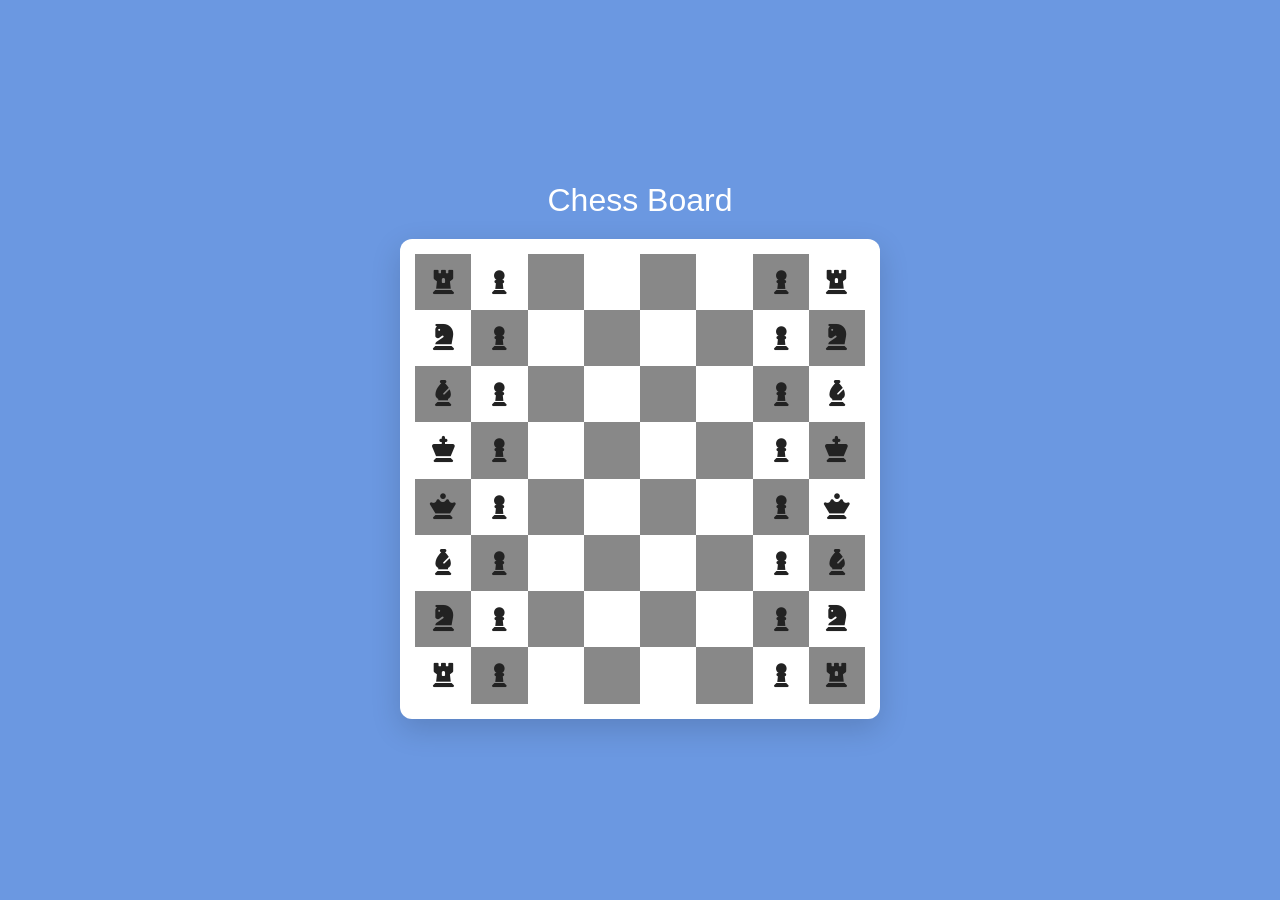
<file: chess/index.html>
<!DOCTYPE html>
<html lang="en">
<head>
    <meta charset="UTF-8">
    <meta name="viewport" content="width=device-width, initial-scale=1.0">
    <link rel="stylesheet" href="https://cdnjs.cloudflare.com/ajax/libs/font-awesome/6.4.0/css/all.min.css">
    <link rel="stylesheet" href="styles.css">
    <title>Chess Board</title>
</head>
<body>
    <div class="title"><h1>Chess Board</h1></div>
    <div class="board">
        <div class="cell dark"><i class="fa-solid fa-chess-rook"></i></div>
        <div class="cell"><i class="fa-solid fa-chess-pawn"></i></div>
        <div class="cell dark"></div>
        <div class="cell"></div>
        <div class="cell dark"></div>
        <div class="cell"></div>
        <div class="cell dark"><i class="fa-solid fa-chess-pawn"></i></div>
        <div class="cell"><i class="fa-solid fa-chess-rook"></i></div>

        <div class="cell"><i class="fa-solid fa-chess-knight"></i></div>
        <div class="cell dark"><i class="fa-solid fa-chess-pawn"></i></div>
        <div class="cell"></div>
        <div class="cell dark"></div>
        <div class="cell"></div>
        <div class="cell dark"></div>
        <div class="cell"><i class="fa-solid fa-chess-pawn"></i></div>
        <div class="cell dark"><i class="fa-solid fa-chess-knight"></i></div>

        <div class="cell dark"><i class="fa-solid fa-chess-bishop"></i></div>
        <div class="cell"><i class="fa-solid fa-chess-pawn"></i></div>
        <div class="cell dark"></div>
        <div class="cell"></div>
        <div class="cell dark"></div>
        <div class="cell"></div>
        <div class="cell dark"><i class="fa-solid fa-chess-pawn"></i></div>
        <div class="cell"><i class="fa-solid fa-chess-bishop"></i></div>

        <div class="cell"><i class="fa-solid fa-chess-king"></i></div>
        <div class="cell dark"><i class="fa-solid fa-chess-pawn"></i></div>
        <div class="cell"></div>
        <div class="cell dark"></div>
        <div class="cell"></div>
        <div class="cell dark"></div>
        <div class="cell"><i class="fa-solid fa-chess-pawn"></i></div>
        <div class="cell dark"><i class="fa-solid fa-chess-king"></i></div>

        <div class="cell dark"><i class="fa-solid fa-chess-queen"></i></div>
        <div class="cell"><i class="fa-solid fa-chess-pawn"></i></div>
        <div class="cell dark"></div>
        <div class="cell"></div>
        <div class="cell dark"></div>
        <div class="cell"></div>
        <div class="cell dark"><i class="fa-solid fa-chess-pawn"></i></div>
        <div class="cell"><i class="fa-solid fa-chess-queen"></i></div>

        <div class="cell"><i class="fa-solid fa-chess-bishop"></i></div>
        <div class="cell dark"><i class="fa-solid fa-chess-pawn"></i></div>
        <div class="cell"></div>
        <div class="cell dark"></div>
        <div class="cell"></div>
        <div class="cell dark"></div>
        <div class="cell"><i class="fa-solid fa-chess-pawn"></i></div>
        <div class="cell dark"><i class="fa-solid fa-chess-bishop"></i></div>

        <div class="cell dark"><i class="fa-solid fa-chess-knight"></i></div>
        <div class="cell"><i class="fa-solid fa-chess-pawn"></i></div>
        <div class="cell dark"></div>
        <div class="cell"></div>
        <div class="cell dark"></div>
        <div class="cell"></div>
        <div class="cell dark"><i class="fa-solid fa-chess-pawn"></i></div>
        <div class="cell"><i class="fa-solid fa-chess-knight"></i></div>

        <div class="cell"><i class="fa-solid fa-chess-rook"></i></div>
        <div class="cell dark"><i class="fa-solid fa-chess-pawn"></i></div>
        <div class="cell"></div>
        <div class="cell dark"></div>
        <div class="cell"></div>
        <div class="cell dark"></div>
        <div class="cell"><i class="fa-solid fa-chess-pawn"></i></div>
        <div class="cell dark"><i class="fa-solid fa-chess-rook"></i></div>
    </div>
</body>
</html>
</file>
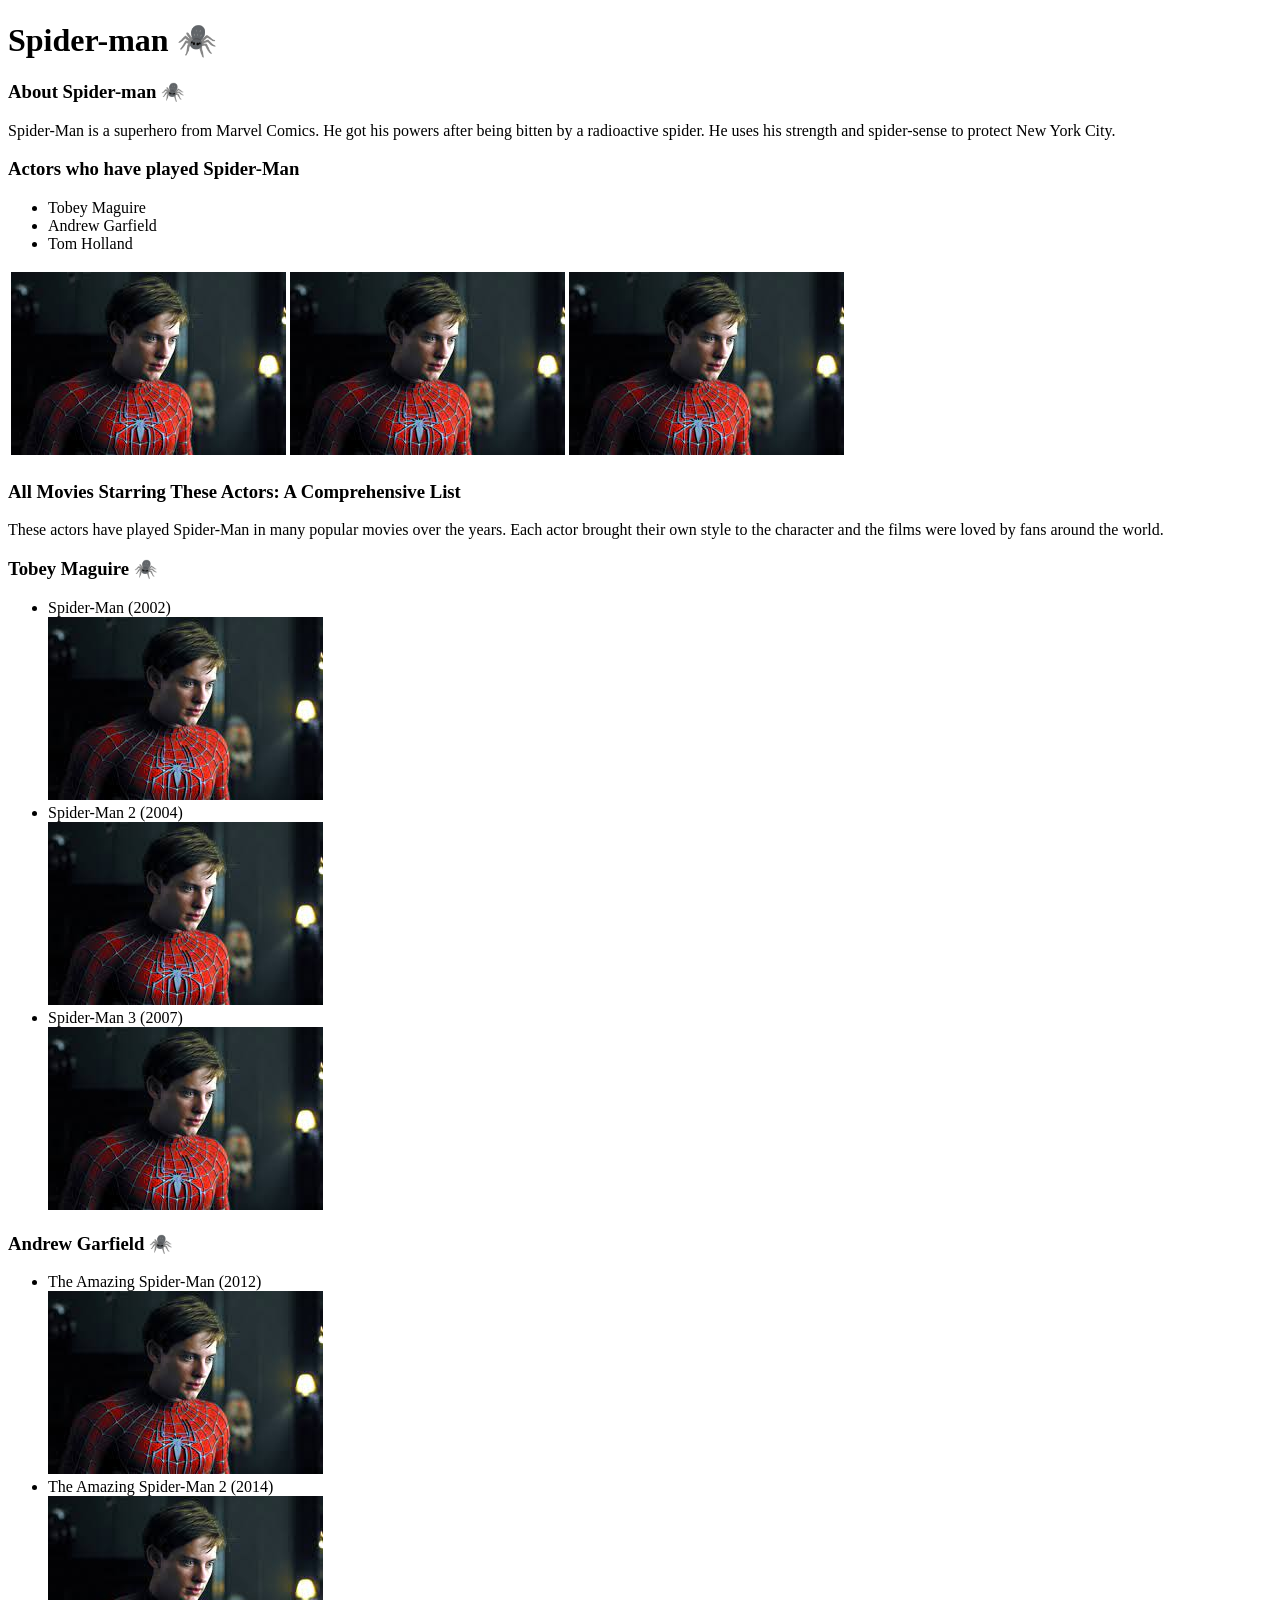
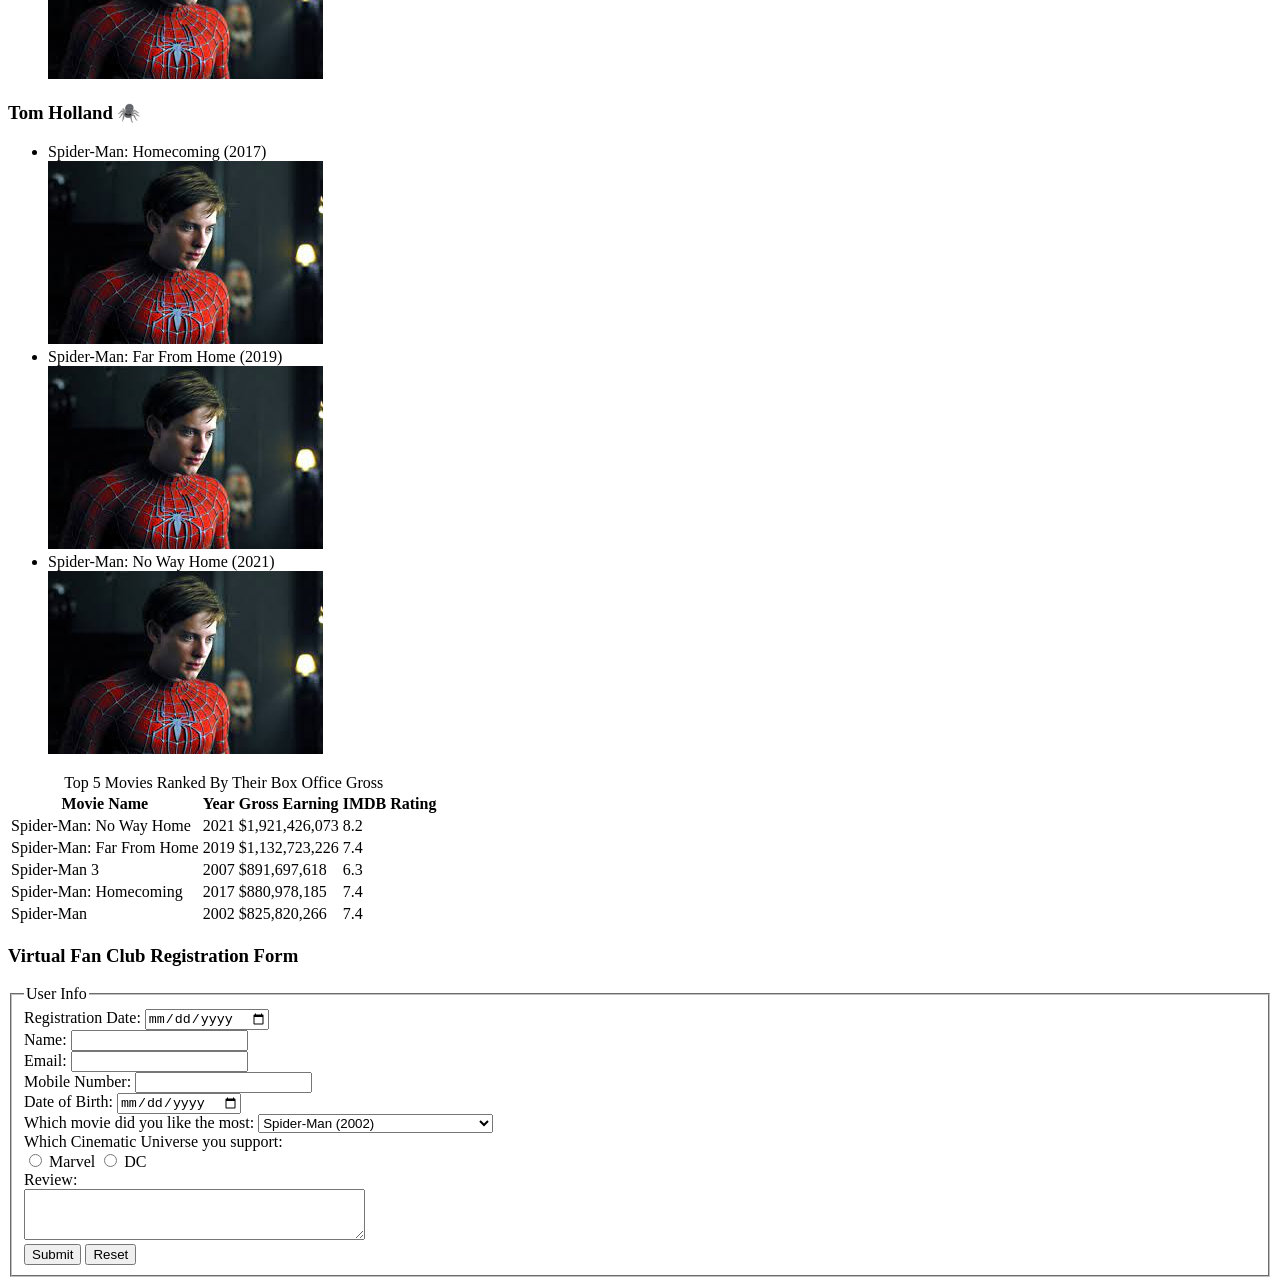
<file: html/index.html>
<!DOCTYPE html>
<html lang="en">
<head>
    <meta charset="UTF-8">
    <title>Spider-man</title>
</head>
<body>

    <h1>Spider-man 🕷️</h1>

    <h3>About Spider-man 🕷️</h3>
    <p>Spider-Man is a superhero from Marvel Comics. He got his powers after being bitten by a radioactive spider. He uses his strength and spider-sense to protect New York City.</p>

    <h3>Actors who have played Spider-Man</h3>
    <ul>
        <li>Tobey Maguire</li>
        <li>Andrew Garfield</li>
        <li>Tom Holland</li>
    </ul>

    <table>
        <tr>
            <td><img src="Image.jpeg" alt="Tobey Maguire"></td>
            <td><img src="Image.jpeg" alt="Andrew Garfield"></td>
            <td><img src="Image.jpeg" alt="Tom Holland"></td>
        </tr>
    </table>

    <h3>All Movies Starring These Actors: A Comprehensive List </h3>
    <p>These actors have played Spider-Man in many popular movies over the years. Each actor brought their own style to the character and the films were loved by fans around the world.</p>

    <h3>Tobey Maguire 🕷️</h3>
    <ul>
        <li>
            Spider-Man (2002)
            <br>
            <img src="Image.jpeg" alt="Spider-Man 2002 movie">
        </li>
        <li>
            Spider-Man 2 (2004)
            <br>
            <img src="Image.jpeg" alt="Spider-Man 2 2004 movie">
        </li>
        <li>
            Spider-Man 3 (2007)
            <br>
            <img src="Image.jpeg" alt="Spider-Man 3 2007 movie">
        </li>
    </ul>

    <h3>Andrew Garfield 🕷️</h3>
    <ul>
        <li>
            The Amazing Spider-Man (2012)
            <br>
            <img src="Image.jpeg" alt="The Amazing Spider-Man movie">
        </li>
        <li>
            The Amazing Spider-Man 2 (2014)
            <br>
            <img src="Image.jpeg" alt="The Amazing Spider-Man 2 movie">
        </li>
    </ul>

    <h3>Tom Holland 🕷️</h3>
    <ul>
        <li>
            Spider-Man: Homecoming (2017)
            <br>
            <img src="Image.jpeg" alt="Spider-Man Homecoming movie">
        </li>
        <li>
            Spider-Man: Far From Home (2019)
            <br>
            <img src="Image.jpeg" alt="Spider-Man Far From Home movie">
        </li>
        <li>
            Spider-Man: No Way Home (2021)
            <br>
            <img src="Image.jpeg" alt="Spider-Man No Way Home movie">
        </li>
    </ul>

    <table>
        <caption>Top 5 Movies Ranked By Their Box Office Gross</caption>
        <tr>
            <th>Movie Name</th>
            <th>Year</th>
            <th>Gross Earning</th>
            <th>IMDB Rating</th>
        </tr>
        <tr>
            <td>Spider-Man: No Way Home</td>
            <td>2021</td>
            <td>$1,921,426,073</td>
            <td>8.2</td>
        </tr>
        <tr>
            <td>Spider-Man: Far From Home</td>
            <td>2019</td>
            <td>$1,132,723,226</td>
            <td>7.4</td>
        </tr>
        <tr>
            <td>Spider-Man 3</td>
            <td>2007</td>
            <td>$891,697,618</td>
            <td>6.3</td>
        </tr>
        <tr>
            <td>Spider-Man: Homecoming</td>
            <td>2017</td>
            <td>$880,978,185</td>
            <td>7.4</td>
        </tr>
        <tr>
            <td>Spider-Man</td>
            <td>2002</td>
            <td>$825,820,266</td>
            <td>7.4</td>
        </tr>
    </table>

    <form>
        <h3>Virtual Fan Club Registration Form</h3>

        <fieldset>
            <legend>User Info</legend>

            <label for="reg-date">Registration Date:</label>
            <input type="date" id="reg-date" name="reg-date">
            <br>

            <label for="name">Name:</label>
            <input type="text" id="name" name="name">
            <br>

            <label for="email">Email:</label>
            <input type="email" id="email" name="email">
            <br>

            <label for="mobile">Mobile Number:</label>
            <input type="tel" id="mobile" name="mobile">
            <br>

            <label for="dob">Date of Birth:</label>
            <input type="date" id="dob" name="dob">
            <br>

            <label for="fav-movie">Which movie did you like the most:</label>
            <select id="fav-movie" name="fav-movie">
                <option>Spider-Man (2002)</option>
                <option>Spider-Man 2 (2004)</option>
                <option>Spider-Man 3 (2007)</option>
                <option>The Amazing Spider-Man (2012)</option>
                <option>The Amazing Spider-Man 2 (2014)</option>
                <option>Spider-Man: Homecoming (2017)</option>
                <option>Spider-Man: Far From Home (2019)</option>
                <option>Spider-Man: No Way Home (2021)</option>
            </select>
            <br>

            <label>Which Cinematic Universe you support:</label>
            <br>
            <input type="radio" id="marvel" name="universe" value="Marvel">
            <label for="marvel">Marvel</label>
            <input type="radio" id="dc" name="universe" value="DC">
            <label for="dc">DC</label>
            <br>

            <label for="review">Review:</label>
            <br>
            <textarea id="review" name="review" rows="3" cols="40"></textarea>
            <br>

            <button type="submit">Submit</button>
            <button type="reset">Reset</button>
        </fieldset>
    </form>
</body>
</html>
</file>
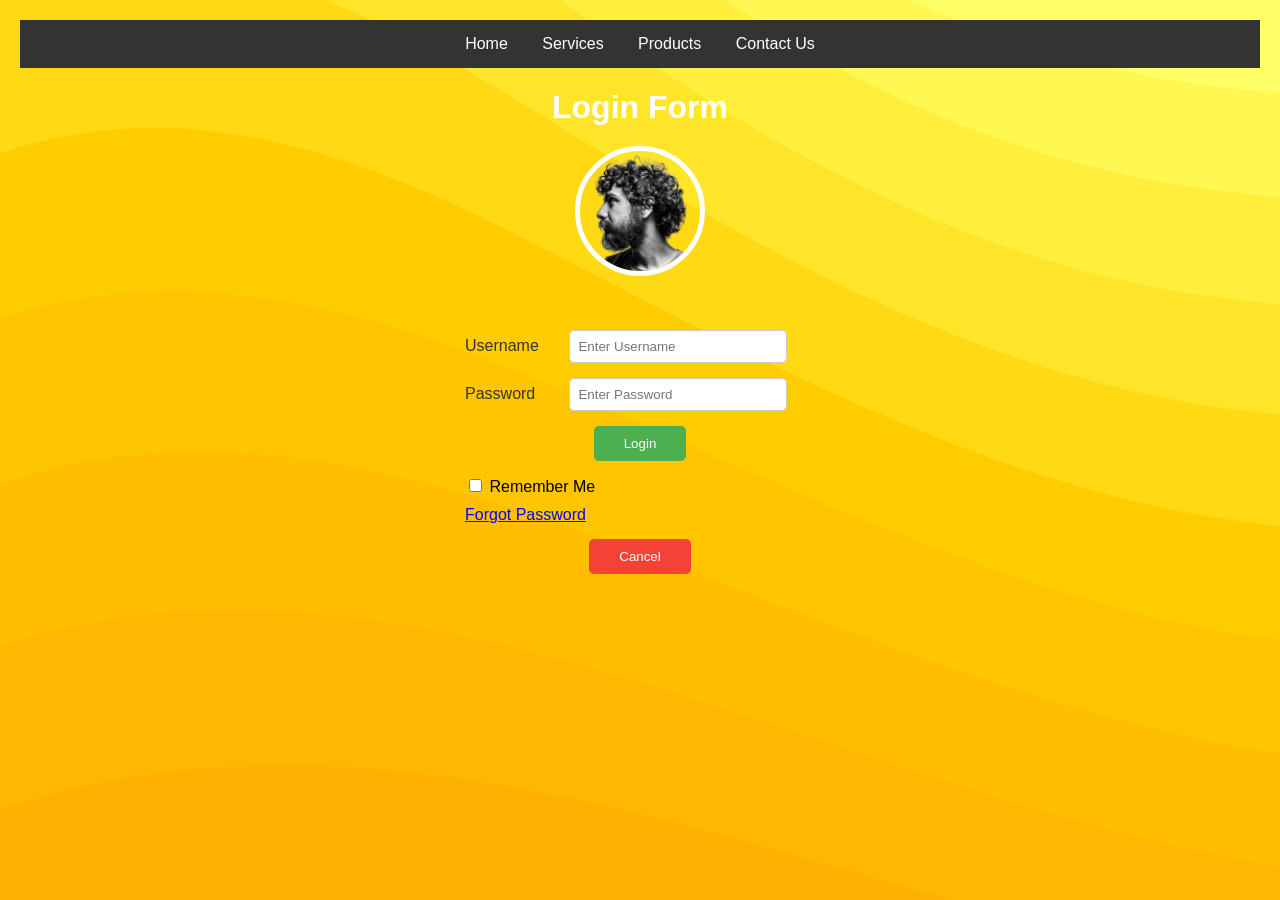
<file: login/index.html>
<!DOCTYPE html>
<html lang="en">
<head>
    <meta charset="UTF-8">
    <meta name="viewport" content="width=device-width, initial-scale=1.0">
    <title>Login Form</title>
    <link rel="stylesheet" href="styles.css">
</head>
<body>
    <header>
        <a href="#">Home</a>
        <a href="#">Services</a>
        <a href="#">Products</a>
        <a href="#">Contact Us</a>
    </header>

    <h1>Login Form</h1>

    <img class="profile-image" src="profile.png" alt="Profile picture">

    <form>
        <div class="form-row">
            <label for="username">Username</label>
            <input type="text" id="username" placeholder="Enter Username">
        </div>

        <div class="form-row">
            <label for="password">Password</label>
            <input type="password" id="password" placeholder="Enter Password">
        </div>

        <button type="submit" class="login-button">Login</button>

        <div class="remember-me">
            <input type="checkbox" id="remember">
            <label for="remember">Remember Me</label>
        </div>

        <a href="#" class="forgot-password">Forgot Password</a>

        <button type="button" class="cancel-button">Cancel</button>
    </form>
</body>
</html>
</file>
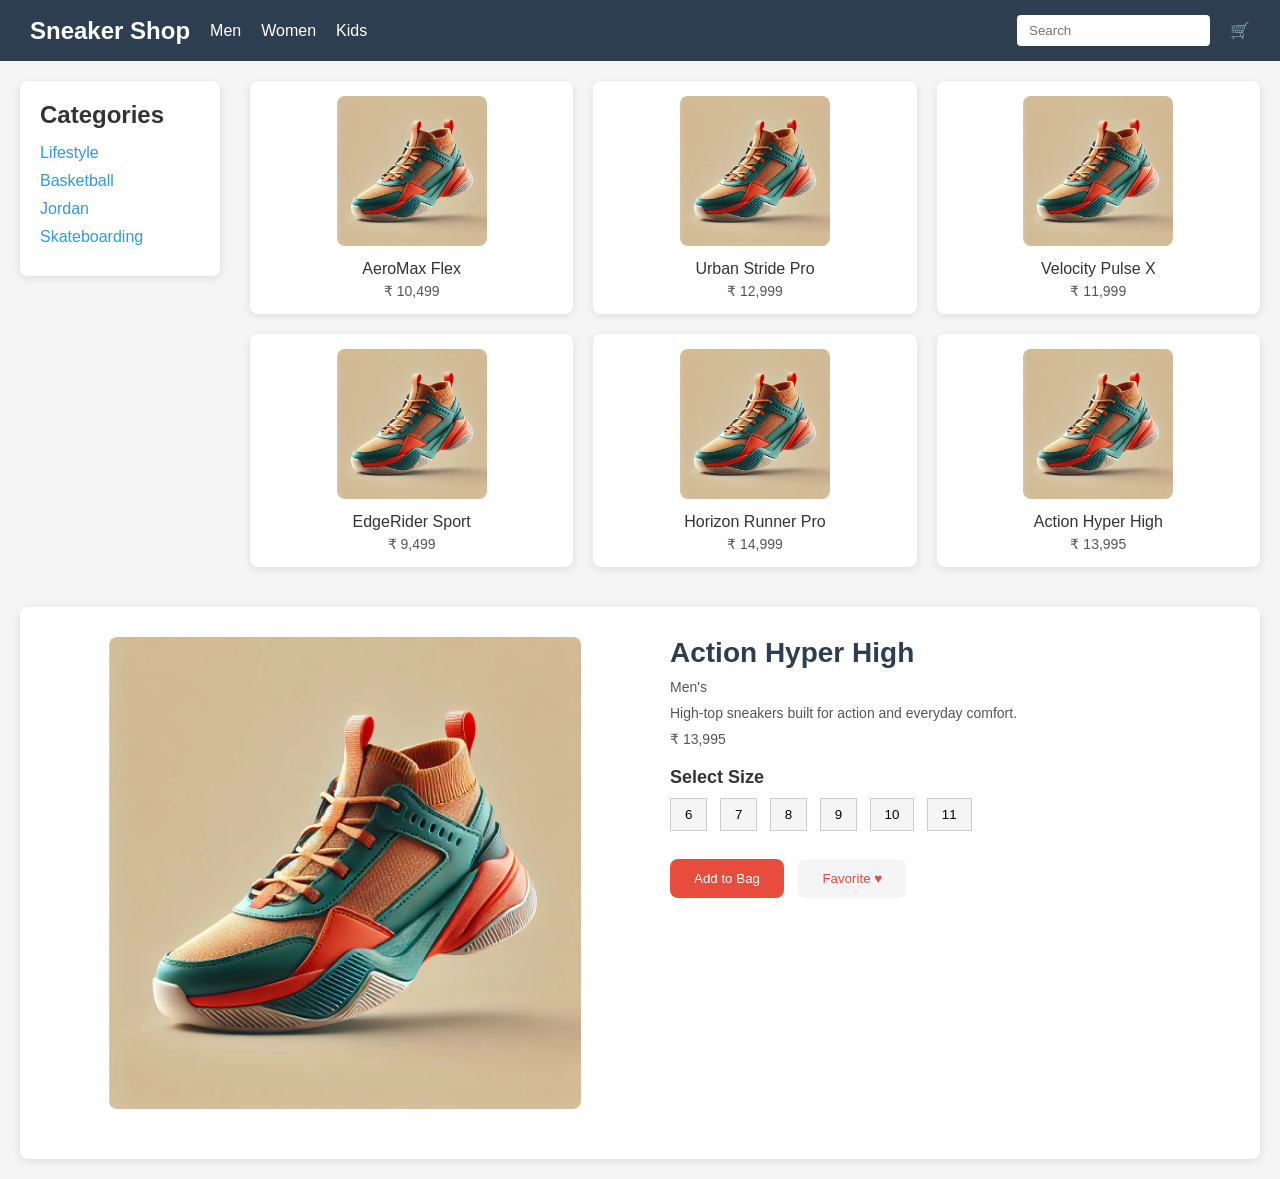
<file: shopping/index.html>
<!DOCTYPE html>
<html lang="en">
<head>
    <meta charset="UTF-8">
    <meta name="viewport" content="width=device-width, initial-scale=1.0">
    <title>Sneaker Shop</title>
    <link rel="stylesheet" href="styles.css">
</head>
<body>

    <header class="header">
        <h1 class="logo">Sneaker Shop</h1>
        <nav class="nav-menu">
            <a href="#">Men</a>
            <a href="#">Women</a>
            <a href="#">Kids</a>
        </nav>
        <input type="text" class="search-bar" placeholder="Search">
        🛒
    </header>

    <div class="page-content">
        <aside class="sidebar">
            <h2>Categories</h2>
            <ul>
                <li><a href="#">Lifestyle</a></li>
                <li><a href="#">Basketball</a></li>
                <li><a href="#">Jordan</a></li>
                <li><a href="#">Skateboarding</a></li>
            </ul>
        </aside>

        <div class="product-grid">
            <div class="product-card">
                <a href="#product-detail">
                    <img class="product-image sm" src="shoe.jpg" alt="AeroMax Flex">
                    <p class="product-name">AeroMax Flex</p>
                    <p class="product-price">₹ 10,499</p>
                </a>
            </div>
            <div class="product-card">
                <a href="#product-detail">
                    <img class="product-image sm" src="shoe.jpg" alt="Urban Stride Pro">
                    <p class="product-name">Urban Stride Pro</p>
                    <p class="product-price">₹ 12,999</p>
                </a>
            </div>
            <div class="product-card">
                <a href="#product-detail">
                    <img class="product-image sm" src="shoe.jpg" alt="Velocity Pulse X">
                    <p class="product-name">Velocity Pulse X</p>
                    <p class="product-price">₹ 11,999</p>
                </a>
            </div>
            <div class="product-card">
                <a href="#product-detail">
                    <img class="product-image sm" src="shoe.jpg" alt="EdgeRider Sport">
                    <p class="product-name">EdgeRider Sport</p>
                    <p class="product-price">₹ 9,499</p>
                </a>
            </div>
            <div class="product-card">
                <a href="#product-detail">
                    <img class="product-image sm" src="shoe.jpg" alt="Horizon Runner Pro">
                    <p class="product-name">Horizon Runner Pro</p>
                    <p class="product-price">₹ 14,999</p>
                </a>
            </div>
            <div class="product-card">
                <a href="#product-detail">
                    <img class="product-image sm" src="shoe.jpg" alt="Action Hyper High">
                    <p class="product-name">Action Hyper High</p>
                    <p class="product-price">₹ 13,995</p>
                </a>
            </div>
        </div>
    </div>

    <section id="product-detail" class="product-detail">
        <div class="product-container">
            <div class="product-images">
                <img class="detail-image" src="shoe.jpg" alt="Action Hyper High">
            </div>
            <div class="product-info">
                <h2 class="product-title">Action Hyper High</h2>
                <p class="product-gender">Men's</p>
                <p class="product-description">High-top sneakers built for action and everyday comfort.</p>
                <p class="detail-price">₹ 13,995</p>
                <h3 class="size-heading">Select Size</h3>
                <div class="size-buttons">
                    <button type="button">6</button>
                    <button type="button">7</button>
                    <button type="button">8</button>
                    <button type="button">9</button>
                    <button type="button">10</button>
                    <button type="button">11</button>
                </div>
                <div class="action-buttons">
                    <button type="button" class="add-to-bag">Add to Bag</button>
                    <button type="button" class="favorite">Favorite ♥</button>
                </div>
            </div>
        </div>
    </section>

</body>
</html>
</file>
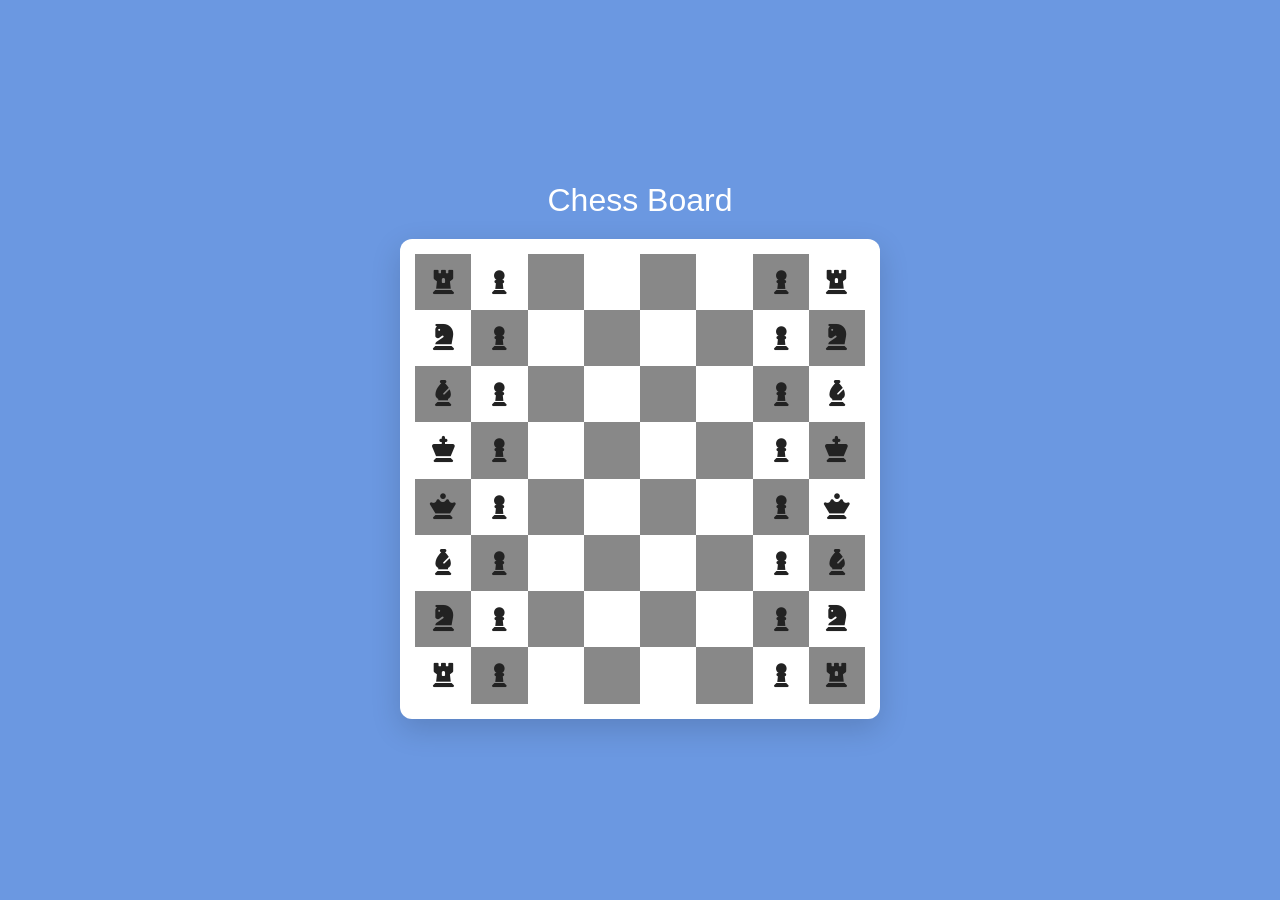
<file: Chess.html>
<!DOCTYPE html>
<html lang="en">
<head>
    <meta charset="UTF-8">
    <meta name="viewport" content="width=device-width, initial-scale=1.0">
    <link rel="stylesheet" href="https://cdnjs.cloudflare.com/ajax/libs/font-awesome/6.4.0/css/all.min.css">
    <link rel="stylesheet" href="Chess.css">
    <title>Chess Board</title>
</head>
<body>
    <div class="title"><h1>Chess Board</h1></div>
    <div class="board">
        <div class="cell dark"><i class="fa-solid fa-chess-rook"></i></div>
        <div class="cell"><i class="fa-solid fa-chess-pawn"></i></div>
        <div class="cell dark"></div>
        <div class="cell"></div>
        <div class="cell dark"></div>
        <div class="cell"></div>
        <div class="cell dark"><i class="fa-solid fa-chess-pawn"></i></div>
        <div class="cell"><i class="fa-solid fa-chess-rook"></i></div>

        <div class="cell"><i class="fa-solid fa-chess-knight"></i></div>
        <div class="cell dark"><i class="fa-solid fa-chess-pawn"></i></div>
        <div class="cell"></div>
        <div class="cell dark"></div>
        <div class="cell"></div>
        <div class="cell dark"></div>
        <div class="cell"><i class="fa-solid fa-chess-pawn"></i></div>
        <div class="cell dark"><i class="fa-solid fa-chess-knight"></i></div>

        <div class="cell dark"><i class="fa-solid fa-chess-bishop"></i></div>
        <div class="cell"><i class="fa-solid fa-chess-pawn"></i></div>
        <div class="cell dark"></div>
        <div class="cell"></div>
        <div class="cell dark"></div>
        <div class="cell"></div>
        <div class="cell dark"><i class="fa-solid fa-chess-pawn"></i></div>
        <div class="cell"><i class="fa-solid fa-chess-bishop"></i></div>

        <div class="cell"><i class="fa-solid fa-chess-king"></i></div>
        <div class="cell dark"><i class="fa-solid fa-chess-pawn"></i></div>
        <div class="cell"></div>
        <div class="cell dark"></div>
        <div class="cell"></div>
        <div class="cell dark"></div>
        <div class="cell"><i class="fa-solid fa-chess-pawn"></i></div>
        <div class="cell dark"><i class="fa-solid fa-chess-king"></i></div>

        <div class="cell dark"><i class="fa-solid fa-chess-queen"></i></div>
        <div class="cell"><i class="fa-solid fa-chess-pawn"></i></div>
        <div class="cell dark"></div>
        <div class="cell"></div>
        <div class="cell dark"></div>
        <div class="cell"></div>
        <div class="cell dark"><i class="fa-solid fa-chess-pawn"></i></div>
        <div class="cell"><i class="fa-solid fa-chess-queen"></i></div>

        <div class="cell"><i class="fa-solid fa-chess-bishop"></i></div>
        <div class="cell dark"><i class="fa-solid fa-chess-pawn"></i></div>
        <div class="cell"></div>
        <div class="cell dark"></div>
        <div class="cell"></div>
        <div class="cell dark"></div>
        <div class="cell"><i class="fa-solid fa-chess-pawn"></i></div>
        <div class="cell dark"><i class="fa-solid fa-chess-bishop"></i></div>

        <div class="cell dark"><i class="fa-solid fa-chess-knight"></i></div>
        <div class="cell"><i class="fa-solid fa-chess-pawn"></i></div>
        <div class="cell dark"></div>
        <div class="cell"></div>
        <div class="cell dark"></div>
        <div class="cell"></div>
        <div class="cell dark"><i class="fa-solid fa-chess-pawn"></i></div>
        <div class="cell"><i class="fa-solid fa-chess-knight"></i></div>

        <div class="cell"><i class="fa-solid fa-chess-rook"></i></div>
        <div class="cell dark"><i class="fa-solid fa-chess-pawn"></i></div>
        <div class="cell"></div>
        <div class="cell dark"></div>
        <div class="cell"></div>
        <div class="cell dark"></div>
        <div class="cell"><i class="fa-solid fa-chess-pawn"></i></div>
        <div class="cell dark"><i class="fa-solid fa-chess-rook"></i></div>
    </div>
</body>
</html>
</file>
<file: chess/styles.css>
body {
    height: 100vh;
    width: 100vw;
    margin: 0;
    background-color: #6B98E1;
    display: flex;
    flex-direction: column;
    align-items: center;
    justify-content: center;
    font-family: sans-serif;
}

.title {
    color: white;
    margin-bottom: 20px;
}

.title h1 {
    margin: 0;
    font-weight: 500;
}

.board {
    width: 450px;
    height: 450px;
    background-color: white;
    border-radius: 12px;
    box-shadow: 0 10px 30px rgba(0, 0, 0, 0.15);
    padding: 15px;
    display: grid;
    grid-template-columns: repeat(8, 1fr);
    grid-template-rows: repeat(8, 1fr);
}

.cell {
    display: grid;
    place-items: center;
    font-size: 26px;
    color: #222222;
}

.dark {
    background-color: #888888;
}
</file>
<file: login/styles.css>
body {
    margin: 0;
    padding: 20px;
    background-color: #ffaa00;
    background-image: url("data:image/svg+xml,%3Csvg xmlns='http://www.w3.org/2000/svg' width='100%25' height='100%25' viewBox='0 0 1600 800'%3E%3Cg %3E%3Cpath fill='%23ffb100' d='M486 705.8c-109.3-21.8-223.4-32.2-335.3-19.4C99.5 692.1 49 703 0 719.8V800h843.8c-115.9-33.2-230.8-68.1-347.6-92.2C492.8 707.1 489.4 706.5 486 705.8z'/%3E%3Cpath fill='%23ffb800' d='M1600 0H0v719.8c49-16.8 99.5-27.8 150.7-33.5c111.9-12.7 226-2.4 335.3 19.4c3.4 0.7 6.8 1.4 10.2 2c116.8 24 231.7 59 347.6 92.2H1600V0z'/%3E%3Cpath fill='%23ffbe00' d='M478.4 581c3.2 0.8 6.4 1.7 9.5 2.5c196.2 52.5 388.7 133.5 593.5 176.6c174.2 36.6 349.5 29.2 518.6-10.2V0H0v574.9c52.3-17.6 106.5-27.7 161.1-30.9C268.4 537.4 375.7 554.2 478.4 581z'/%3E%3Cpath fill='%23ffc500' d='M0 0v429.4c55.6-18.4 113.5-27.3 171.4-27.7c102.8-0.8 203.2 22.7 299.3 54.5c3 1 5.9 2 8.9 3c183.6 62 365.7 146.1 562.4 192.1c186.7 43.7 376.3 34.4 557.9-12.6V0H0z'/%3E%3Cpath fill='%23ffcc00' d='M181.8 259.4c98.2 6 191.9 35.2 281.3 72.1c2.8 1.1 5.5 2.3 8.3 3.4c171 71.6 342.7 158.5 531.3 207.7c198.8 51.8 403.4 40.8 597.3-14.8V0H0v283.2C59 263.6 120.6 255.7 181.8 259.4z'/%3E%3Cpath fill='%23ffd914' d='M1600 0H0v136.3c62.3-20.9 127.7-27.5 192.2-19.2c93.6 12.1 180.5 47.7 263.3 89.6c2.6 1.3 5.1 2.6 7.7 3.9c158.4 81.1 319.7 170.9 500.3 223.2c210.5 61 430.8 49 636.6-16.6V0z'/%3E%3Cpath fill='%23ffe529' d='M454.9 86.3C600.7 177 751.6 269.3 924.1 325c208.6 67.4 431.3 60.8 637.9-5.3c12.8-4.1 25.4-8.4 38.1-12.9V0H288.1c56 21.3 108.7 50.6 159.7 82C450.2 83.4 452.5 84.9 454.9 86.3z'/%3E%3Cpath fill='%23ffef3d' d='M1600 0H498c118.1 85.8 243.5 164.5 386.8 216.2c191.8 69.2 400 74.7 595 21.1c40.8-11.2 81.1-25.2 120.3-41.7V0z'/%3E%3Cpath fill='%23fff852' d='M1397.5 154.8c47.2-10.6 93.6-25.3 138.6-43.8c21.7-8.9 43-18.8 63.9-29.5V0H643.4c62.9 41.7 129.7 78.2 202.1 107.4C1020.4 178.1 1214.2 196.1 1397.5 154.8z'/%3E%3Cpath fill='%23ffff66' d='M1315.3 72.4c75.3-12.6 148.9-37.1 216.8-72.4h-723C966.8 71 1144.7 101 1315.3 72.4z'/%3E%3C/g%3E%3C/svg%3E");
    background-attachment: fixed;
    background-size: cover;
    font-family: Arial, sans-serif;
    text-align: center;
}



header {
    background-color: #333;
    padding: 15px;
    margin-bottom: 20px;
}

header a {
    color: white;
    margin: 0 15px;
    text-decoration: none;
}

h1 {
    color: white;
    margin-bottom: 20px;
}

.profile-image {
    width: 120px;
    height: 120px;
    border-radius: 50%;
    border: 5px solid white;
    margin-bottom: 20px;
}

form {
    background-color: transparent;
    padding: 30px;
    border-radius: 10px;
    width: 350px;
    margin: 0 auto;
}

.form-row {
    margin-bottom: 15px;
    text-align: left;
}

.form-row label {
    display: inline-block;
    width: 100px;
    color: #333;
}

.form-row input {
    padding: 8px;
    border: 1px solid #ccc;
    border-radius: 5px;
    width: 200px;
}

.login-button {
    background-color: #4CAF50;
    color: white;
    padding: 10px 30px;
    border: none;
    border-radius: 5px;
    margin-bottom: 15px;
    cursor: pointer;
}

.remember-me {
    text-align: left;
    margin-bottom: 10px;
}

.forgot-password {
    color: blue;
    display: block;
    margin-bottom: 15px;
    text-align: left;
}

.cancel-button {
    background-color: #f44336;
    color: white;
    padding: 10px 30px;
    border: none;
    border-radius: 5px;
    cursor: pointer;
}
</file>
<file: shopping/styles.css>
* {
    margin: 0;
    padding: 0;
    box-sizing: border-box;
}

body {
    background-color: #f5f5f5;
    color: #333;
    font-family: Arial, sans-serif;
}

a {
    text-decoration: none;
    color: inherit;
}

ul {
    list-style: none;
}

.header {
    background-color: #2c3e50;
    color: white;
    padding: 15px 30px;
    display: flex;
    align-items: center;
    gap: 20px;
}

.logo {
    font-size: 24px;
}

.nav-menu {
    display: flex;
    gap: 20px;
}

.nav-menu a {
    color: white;
}

.nav-menu a:hover {
    text-decoration: underline;
}

.search-bar {
    border: none;
    padding: 8px 12px;
    border-radius: 4px;
    margin-left: auto;
}

.cart-icon {
    width: 30px;
    height: 30px;
}

.page-content {
    padding: 20px;
    overflow: hidden;
}

.sidebar {
    float: left;
    width: 200px;
    background-color: white;
    box-shadow: 0 2px 8px rgba(0, 0, 0, 0.1);
    border-radius: 8px;
    padding: 20px;
}

.sidebar h2 {
    margin-bottom: 15px;
}

.sidebar li {
    margin-bottom: 10px;
}

.sidebar a {
    color: #3498db;
}

.sidebar a:hover {
    color: #2980b9;
}

.product-grid {
    margin-left: 230px;
    display: grid;
    grid-template-columns: repeat(3, 1fr);
    gap: 20px;
}

.product-card {
    background-color: white;
    padding: 15px;
    border-radius: 8px;
    box-shadow: 0 2px 8px rgba(0, 0, 0, 0.1);
    text-align: center;
}

.product-card:hover {
    box-shadow: 0 4px 16px rgba(0, 0, 0, 0.2);
}

.product-image.sm {
    width: 150px;
    border-radius: 8px;
}

.product-name {
    margin-top: 10px;
    font-size: 16px;
}

.product-price {
    margin-top: 5px;
    font-size: 14px;
    color: #555;
}

.product-detail {
    padding: 20px;
}

.product-container {
    background-color: #fff;
    padding: 30px;
    box-shadow: 0 2px 8px rgba(0, 0, 0, 0.1);
    border-radius: 8px;
    overflow: hidden;
}

.product-images {
    float: left;
    width: 50%;
    text-align: center;
}

.detail-image {
    width: 80%;
    border-radius: 8px;
    margin-bottom: 20px;
    display: block;
    margin-left: auto;
    margin-right: auto;
}

.product-info {
    float: left;
    width: 50%;
    padding-left: 30px;
}

.product-title {
    font-size: 28px;
    color: #2c3e50;
    margin-bottom: 10px;
}

.product-gender {
    font-size: 14px;
    color: #555;
    margin-bottom: 10px;
}

.product-description {
    font-size: 14px;
    color: #555;
    margin-bottom: 10px;
}

.detail-price {
    font-size: 14px;
    color: #555;
    margin-bottom: 20px;
}

.size-heading {
    font-size: 18px;
    margin-bottom: 10px;
}

.size-buttons button {
    background-color: #f5f5f5;
    border: 1px solid #ccc;
    padding: 8px 14px;
    margin-right: 8px;
    margin-bottom: 8px;
    cursor: pointer;
}

.size-buttons button:hover {
    background-color: #3498db;
    color: white;
}

.action-buttons {
    margin-top: 20px;
}

.add-to-bag {
    background-color: #e74c3c;
    color: white;
    border: none;
    padding: 12px 24px;
    border-radius: 8px;
    margin-right: 10px;
    cursor: pointer;
}

.add-to-bag:hover {
    background-color: #c0392b;
}

.favorite {
    background-color: #f5f5f5;
    color: #e74c3c;
    border: none;
    padding: 12px 24px;
    border-radius: 8px;
    cursor: pointer;
}

.favorite:hover {
    background-color: #e74c3c;
    color: white;
}
</file>
<file: Chess.css>
body {
    height: 100vh;
    width: 100vw;
    margin: 0;
    background-color: #6B98E1;
    display: flex;
    flex-direction: column;
    align-items: center;
    justify-content: center;
    font-family: sans-serif;
}

.title {
    color: white;
    margin-bottom: 20px;
}

.title h1 {
    margin: 0;
    font-weight: 500;
}

.board {
    width: 450px;
    height: 450px;
    background-color: white;
    border-radius: 12px;
    box-shadow: 0 10px 30px rgba(0, 0, 0, 0.15);
    padding: 15px;
    display: grid;
    grid-template-columns: repeat(8, 1fr);
    grid-template-rows: repeat(8, 1fr);
}

.cell {
    display: grid;
    place-items: center;
    font-size: 26px;
    color: #222222;
}

.dark {
    background-color: #888888;
}
</file>
